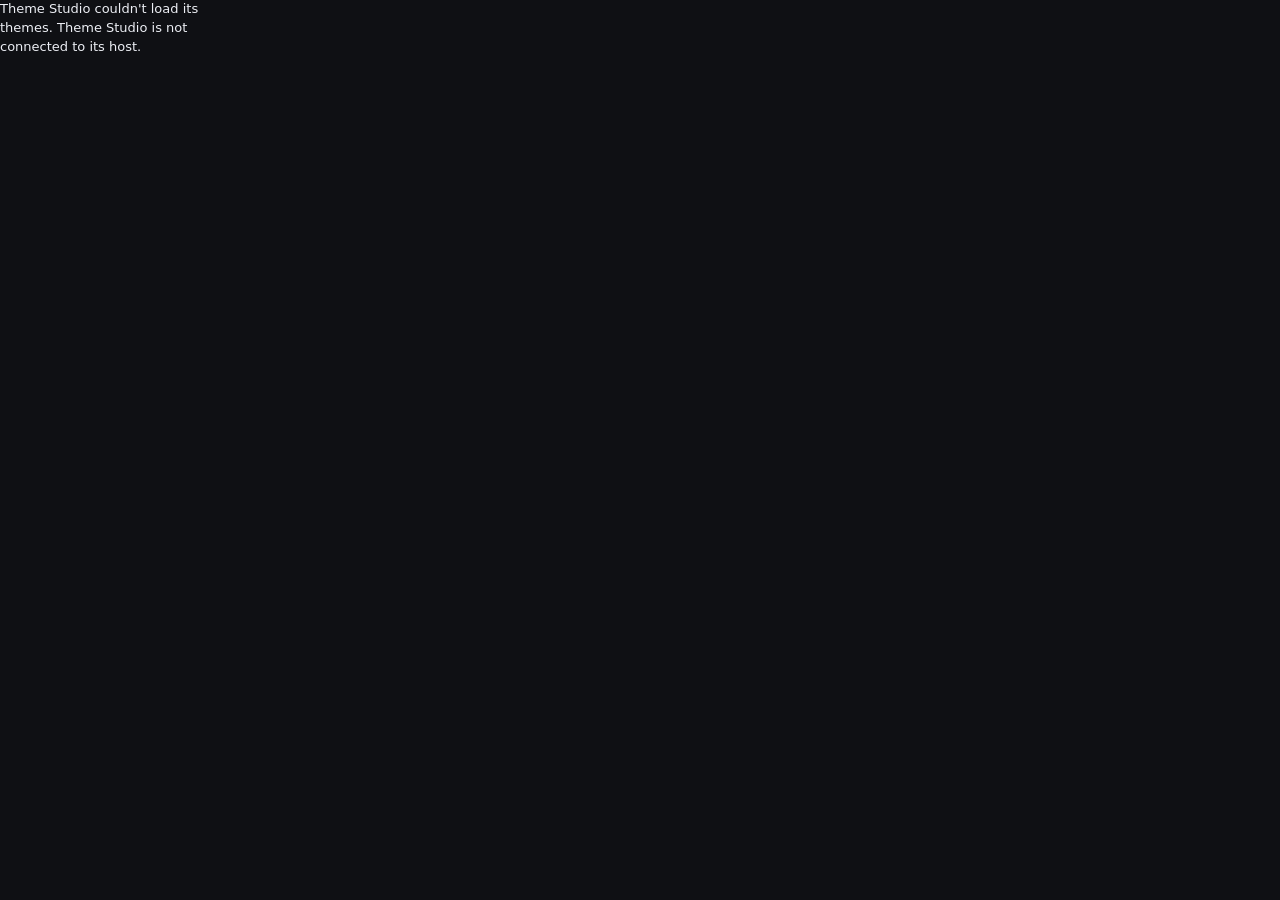
<file: studio/index.html>
<!doctype html>
<html lang="en">
<head>
  <meta charset="utf-8">
  <meta name="viewport" content="width=device-width, initial-scale=1">
  <meta http-equiv="Content-Security-Policy" content="default-src 'none'; script-src 'self'; style-src 'self' 'unsafe-inline'; img-src 'self' data:; frame-src 'self'; connect-src 'none'; object-src 'none'; base-uri 'none'; form-action 'none'">
  <title>Theme Studio</title>
  <link rel="stylesheet" href="studio.css">
  <script src="studio.js" defer></script>
</head>
<body>
  <div id="app"></div>
</body>
</html>
</file>
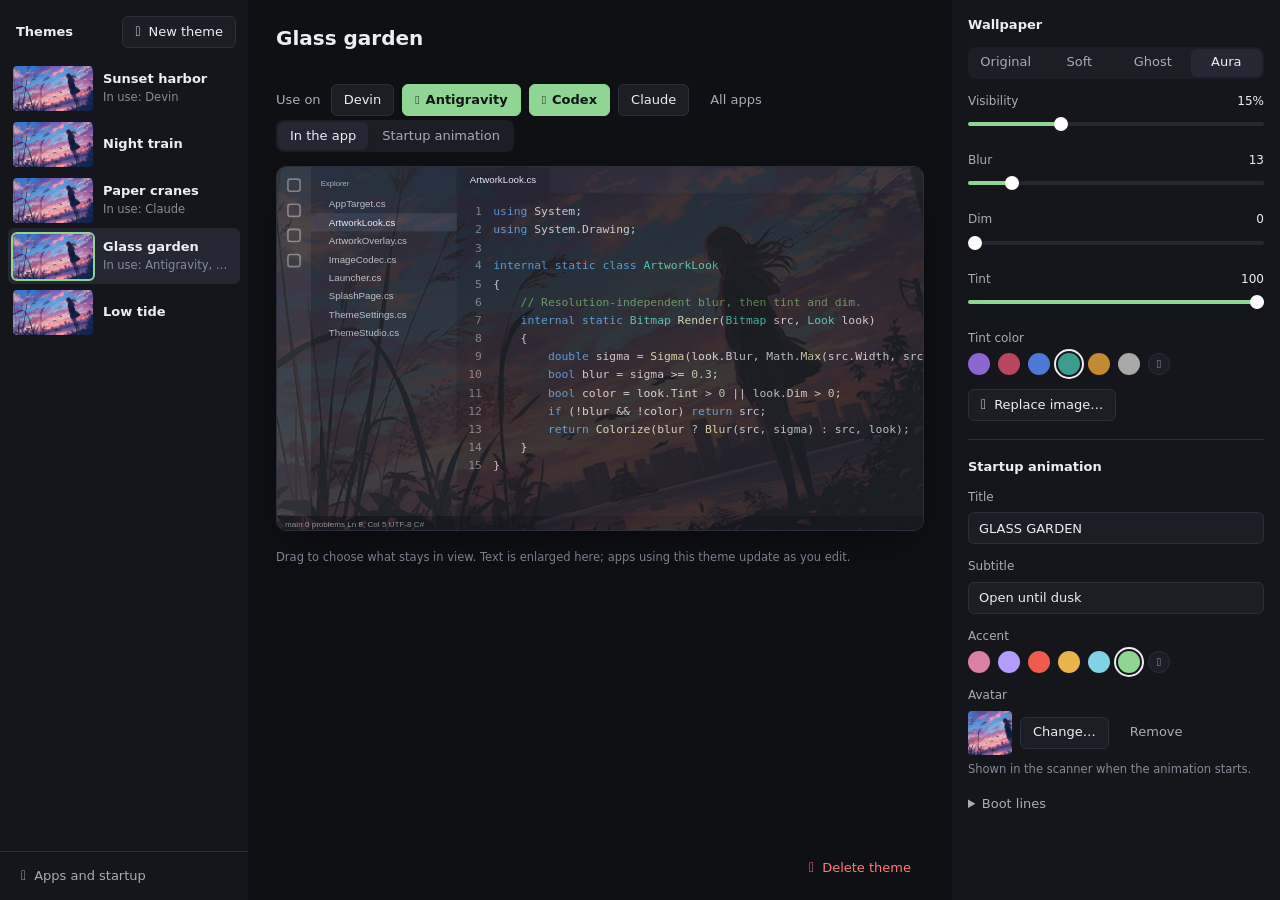
<file: studio/dev.html>
<!doctype html>
<html lang="en">
<head>
  <meta charset="utf-8">
  <meta name="viewport" content="width=device-width, initial-scale=1">
  <title>Theme Studio (harness)</title>
  <link rel="stylesheet" href="studio.css">
  <script src="dev-mock.js"></script>
  <script src="studio.js" defer></script>
</head>
<body>
  <div id="app"></div>
</body>
</html>
</file>
<file: studio/studio.css>
:root {
  --bg: #0f1014;
  --panel: #15161c;
  --field: #1c1e26;
  --raise: #252833;
  --line: #2c2f3b;
  --ink: #eceef4;
  --ink-2: #a8acb9;
  --ink-3: #868b9b;
  --accent: #d980a7;
  --on-accent: #121318;
  --danger: #ff7a7a;
  --ease: cubic-bezier(0.23, 1, 0.32, 1);
  color-scheme: dark;
}
* { box-sizing: border-box; }
[hidden] { display: none !important; }
html, body {
  margin: 0;
  height: 100%;
  overflow: hidden;
  background: var(--bg);
  color: var(--ink);
  font: 13px/1.45 "Segoe UI Variable Text", "Segoe UI", system-ui, sans-serif;
}
::selection { background: color-mix(in srgb, var(--accent) 35%, transparent); }
input, textarea, button, select { font: inherit; color: inherit; caret-color: var(--accent); }
button { cursor: pointer; }
* { scrollbar-width: thin; scrollbar-color: var(--raise) transparent; }
::-webkit-scrollbar { width: 8px; height: 8px; }
::-webkit-scrollbar-thumb { background: var(--raise); border-radius: 4px; }
::-webkit-scrollbar-track { background: transparent; }
:focus-visible { outline: 2px solid var(--accent); outline-offset: 2px; }
.icon {
  font-family: "Segoe Fluent Icons", "Segoe MDL2 Assets";
  font-style: normal;
  font-weight: 400;
  line-height: 1;
}

#app {
  display: grid;
  grid-template-columns: 248px minmax(0, 1fr) 328px;
  height: 100vh;
}
#app.apps-view { grid-template-columns: 248px minmax(0, 1fr); }
#app.empty-view { grid-template-columns: 248px minmax(0, 1fr); }

/* rail */
.rail {
  display: flex;
  flex-direction: column;
  min-height: 0;
  background: var(--panel);
}
.rail-head {
  display: flex;
  align-items: center;
  justify-content: space-between;
  padding: 16px 12px 10px 16px;
}
.rail-head h2 { margin: 0; font-size: 13px; font-weight: 600; }
.rail-list {
  flex: 1;
  min-height: 0;
  overflow-y: auto;
  padding: 2px 8px 8px;
}
.row {
  display: grid;
  grid-template-columns: 80px minmax(0, 1fr);
  align-items: center;
  gap: 10px;
  width: 100%;
  height: 56px;
  padding: 5px 8px 5px 5px;
  border: 0;
  border-radius: 6px;
  background: transparent;
  text-align: left;
  transition: background-color 120ms var(--ease);
}
.row.sel { background: var(--raise); }
.thumb {
  position: relative;
  width: 80px;
  height: 45px;
  border-radius: 4px;
  background: var(--field);
  overflow: hidden;
}
.thumb img { display: block; width: 100%; height: 100%; object-fit: cover; }
.row.sel .thumb { outline: 2px solid var(--accent); outline-offset: 0; }
.thumb.broken img { display: none; }
.thumb.broken::after {
  content: "\E8B9";
  position: absolute;
  inset: 0;
  display: grid;
  place-items: center;
  font: 18px "Segoe Fluent Icons", "Segoe MDL2 Assets";
  color: var(--ink-3);
}
.row-text { min-width: 0; }
.row-name { font-weight: 600; white-space: nowrap; overflow: hidden; text-overflow: ellipsis; }
.row-use { font-size: 11.5px; color: var(--ink-3); white-space: nowrap; overflow: hidden; text-overflow: ellipsis; }
.rail-foot { padding: 8px; border-top: 1px solid var(--line); }
.rail-foot .btn { width: 100%; justify-content: flex-start; }
.rail-foot .btn[aria-current="true"] { background: var(--raise); color: var(--ink); }

/* buttons and controls */
.btn {
  display: inline-flex;
  align-items: center;
  justify-content: center;
  gap: 8px;
  height: 32px;
  padding: 0 12px;
  border: 1px solid transparent;
  border-radius: 6px;
  background: transparent;
  color: var(--ink);
  white-space: nowrap;
  transition: background-color 120ms var(--ease), border-color 120ms var(--ease), color 120ms var(--ease);
}
.btn:active { transform: scale(.98); }
.btn:disabled { opacity: .4; pointer-events: none; }
.btn.primary { background: var(--accent); color: var(--on-accent); font-weight: 600; }
.btn.secondary { background: var(--field); border-color: var(--line); }
.btn.quiet { color: var(--ink-2); }
.btn.danger { color: var(--danger); }
.btn .icon { font-size: 14px; }
@media (hover: hover) and (pointer: fine) {
  .btn.primary:hover { background: color-mix(in srgb, var(--accent) 88%, white); }
  .btn.secondary:hover { background: var(--raise); }
  .btn.quiet:hover, .btn.danger:hover { background: var(--field); }
  .row:not(.sel):hover { background: var(--field); }
  .chip:not(.on):hover { background: var(--raise); }
  .seg button:not([aria-pressed="true"]):hover { color: var(--ink); }
  .swatch:hover { transform: none; }
}
.input, .select {
  height: 32px;
  width: 100%;
  padding: 0 10px;
  border: 1px solid var(--line);
  border-radius: 6px;
  background: var(--field);
  transition: border-color 120ms var(--ease), background-color 120ms var(--ease);
}
.input::placeholder { color: var(--ink-3); }
.input:focus, .select:focus { border-color: var(--accent); outline: none; }
.input:focus-visible { outline: none; }
textarea.input { height: auto; padding: 8px 10px; resize: none; line-height: 1.5; font-family: Consolas, "Cascadia Mono", monospace; font-size: 12px; }
.seg {
  display: inline-flex;
  gap: 2px;
  padding: 2px;
  border-radius: 8px;
  background: var(--field);
}
.seg button {
  height: 28px;
  padding: 0 12px;
  border: 0;
  border-radius: 6px;
  background: transparent;
  color: var(--ink-2);
  transition: background-color 120ms var(--ease), color 120ms var(--ease);
}
.seg button[aria-pressed="true"] { background: var(--raise); color: var(--ink); }
.seg.fill { display: flex; }
.seg.fill button { flex: 1; padding: 0 4px; }
.switch {
  position: relative;
  width: 36px;
  height: 20px;
  padding: 0;
  border: 0;
  border-radius: 10px;
  background: var(--raise);
  transition: background-color 120ms var(--ease);
  flex: none;
}
.switch::after {
  content: "";
  position: absolute;
  top: 3px;
  left: 3px;
  width: 14px;
  height: 14px;
  border-radius: 50%;
  background: #fff;
  transition: transform 160ms var(--ease);
}
.switch[aria-checked="true"] { background: var(--accent); }
.switch[aria-checked="true"]::after { transform: translateX(16px); }
.swatches { display: flex; flex-wrap: wrap; gap: 8px; align-items: center; }
.swatch {
  width: 22px;
  height: 22px;
  padding: 0;
  border: 0;
  border-radius: 50%;
  flex: none;
}
.swatch[aria-pressed="true"] { outline: 2px solid var(--ink); outline-offset: 2px; }
.swatch.custom {
  position: relative;
  display: grid;
  place-items: center;
  background: var(--field);
  border: 1px solid var(--line);
  color: var(--ink-2);
}
.swatch.custom .icon { font-size: 12px; }
.swatch.custom input { position: absolute; inset: 0; width: 100%; height: 100%; padding: 0; border: 0; opacity: 0; cursor: pointer; }
.swatch.custom:focus-within { outline: 2px solid var(--accent); outline-offset: 2px; }
.chip {
  display: inline-flex;
  align-items: center;
  gap: 6px;
  height: 32px;
  padding: 0 12px;
  border: 1px solid var(--line);
  border-radius: 6px;
  background: var(--field);
  transition: background-color 120ms var(--ease), border-color 120ms var(--ease), color 120ms var(--ease);
}
.chip.on { background: var(--accent); border-color: var(--accent); color: var(--on-accent); font-weight: 600; }
.chip .icon { font-size: 12px; }

/* range */
.slider { width: 100%; height: 20px; margin: 0; background: transparent; appearance: none; }
.slider::-webkit-slider-runnable-track {
  height: 4px;
  border-radius: 2px;
  background: linear-gradient(to right, var(--accent) var(--fill, 0%), var(--raise) var(--fill, 0%));
}
.slider::-webkit-slider-thumb {
  appearance: none;
  width: 14px;
  height: 14px;
  margin-top: -5px;
  border: 0;
  border-radius: 50%;
  background: #fff;
}

/* canvas */
.canvas {
  display: flex;
  flex-direction: column;
  min-width: 0;
  min-height: 0;
  padding: 20px 28px 16px;
  background: var(--bg);
}
.cv-head { display: flex; flex-wrap: wrap; align-items: flex-start; justify-content: space-between; gap: 8px 16px; }
.name-wrap { min-width: 180px; flex: 1 1 180px; }
.name-field {
  width: 100%;
  max-width: 440px;
  height: 36px;
  padding: 0 8px;
  margin-left: -9px;
  border: 1px solid transparent;
  border-radius: 6px;
  background: transparent;
  font: 600 20px/1.2 "Segoe UI Variable Display", "Segoe UI", system-ui, sans-serif;
  transition: background-color 120ms var(--ease), border-color 120ms var(--ease);
}
.name-field:focus { background: var(--field); border-color: var(--accent); outline: none; }
@media (hover: hover) and (pointer: fine) {
  .name-field:hover:not(:focus) { background: var(--field); border-color: var(--line); }
}
.name-error { min-height: 18px; margin-top: 2px; font-size: 11.5px; color: var(--danger); }
.use-on { display: flex; flex-wrap: wrap; align-items: center; gap: 8px; }
.use-on .label { color: var(--ink-2); margin-right: 2px; }
.cv-tools { display: flex; align-items: center; margin: 4px 0 14px; }
.stage-wrap { flex: 1; min-height: 0; display: flex; flex-direction: column; align-items: center; justify-content: flex-start; }
.stage-bar { display: flex; align-items: center; gap: 8px; min-height: 32px; margin-top: 10px; }
.stage {
  position: relative;
  overflow: hidden;
  border-radius: 10px;
  border: 1px solid var(--line);
  box-shadow: 0 18px 50px -20px #000a;
  background: #101116;
}
.stage.draggable { cursor: grab; }
.stage.dragging { cursor: grabbing; }
.stage .layer { position: absolute; left: 0; top: 0; transform-origin: 0 0; }
.stage .art {
  position: absolute;
  inset: 0;
  width: 100%;
  height: 100%;
  object-fit: cover;
  pointer-events: none;
  user-select: none;
}
.splash-frame { position: absolute; left: 0; top: 0; width: 1000px; height: 666px; border: 0; transform-origin: 0 0; background: #08060d; }
.splash-frame.still { pointer-events: none; }
.splash-placeholder {
  position: absolute;
  left: 0;
  top: 0;
  width: 1000px;
  height: 666px;
  transform-origin: 0 0;
  display: grid;
  place-items: center;
  background: #08060d;
  color: var(--ink-3);
  font-size: 20px;
}
.cv-help { margin: 0; color: var(--ink-3); font-size: 11.5px; }
.cv-foot { display: flex; align-items: center; justify-content: space-between; gap: 12px; margin-top: 8px; min-height: 32px; }
.status { color: var(--ink-2); font-size: 12px; }
.status.error { color: var(--danger); }
.confirm { display: flex; align-items: center; gap: 10px; color: var(--ink-2); }

/* inspector */
.inspector {
  min-height: 0;
  overflow-y: auto;
  padding: 16px 16px 20px;
  background: var(--panel);
}
.group + .group { margin-top: 18px; padding-top: 18px; border-top: 1px solid var(--line); }
.group h3 { margin: 0 0 12px; font-size: 13px; font-weight: 600; }
.field { margin-bottom: 14px; }
.field > .label { display: block; margin-bottom: 6px; font-size: 12px; color: var(--ink-2); }
.srow { margin-bottom: 12px; }
.srow .head { display: flex; justify-content: space-between; font-size: 12px; margin-bottom: 4px; }
.srow .head .label { color: var(--ink-2); }
.srow .head .value { font-variant-numeric: tabular-nums; color: var(--ink); }
.hint { margin: 6px 0 0; font-size: 11.5px; color: var(--ink-3); }
.avatar-row { display: flex; align-items: center; gap: 8px; }
.avatar-slot { width: 44px; height: 44px; border-radius: 4px; background: var(--field); overflow: hidden; flex: none; }
.avatar-slot img { display: block; width: 100%; height: 100%; object-fit: cover; }
details summary { cursor: pointer; padding: 4px 0; color: var(--ink-2); }
details[open] summary { margin-bottom: 6px; }
#app:focus, #app:focus-visible { outline: none; }

/* apps and empty views */
.apps { min-width: 0; min-height: 0; overflow-y: auto; padding: 28px 40px; background: var(--bg); }
.apps h1, .empty h1 { margin: 0 0 6px; font: 600 20px/1.2 "Segoe UI Variable Display", "Segoe UI", system-ui, sans-serif; }
.apps .lead { margin: 0 0 20px; color: var(--ink-2); }
.app-block { padding: 18px 0; border-top: 1px solid var(--line); max-width: 860px; }
.app-line1 { display: flex; align-items: center; gap: 14px; margin-bottom: 14px; }
.app-name { font-size: 15px; font-weight: 600; }
.app-state { color: var(--ink-3); font-size: 12px; }
.app-controls { display: grid; grid-template-columns: minmax(160px, 1.2fr) auto auto auto; gap: 24px; align-items: start; }
.app-controls .ctl { display: grid; grid-template-rows: 12px 32px; row-gap: 6px; }
.app-controls .ctl .label { font-size: 12px; line-height: 12px; color: var(--ink-2); }
.app-controls .ctl .ctl-row { display: flex; align-items: center; height: 32px; }
.empty { display: grid; place-content: center; justify-items: center; gap: 10px; text-align: center; padding: 40px; background: var(--bg); }
.empty p { max-width: 420px; margin: 0 0 8px; color: var(--ink-2); }

/* mock editor */
.mock {
  position: absolute;
  left: 0;
  top: 0;
  width: 1600px;
  transform-origin: 0 0;
  background: #1e1e1e;
  color: #d4d4d4;
  font: 28px/1.6 Consolas, "Cascadia Mono", monospace;
  overflow: hidden;
}
.mock .activity { position: absolute; left: 0; top: 0; bottom: 38px; width: 84px; background: #333333; }
.mock .activity i { display: block; width: 34px; height: 34px; margin: 28px auto 0; border: 4px solid #858585; border-radius: 8px; }
.mock .side { position: absolute; left: 84px; top: 0; bottom: 38px; width: 360px; background: #252526; padding: 22px 0; font: 24px/1.9 "Segoe UI", sans-serif; }
.mock .side .t { padding: 0 24px; color: #bbbbbb; font-size: 19px; margin-bottom: 10px; }
.mock .side div.f { padding: 0 24px 0 44px; color: #cccccc; }
.mock .side div.f.on { background: #37373d; color: #fff; }
.mock .tabs { position: absolute; left: 444px; top: 0; right: 0; height: 64px; background: #252526; }
.mock .tab { display: inline-block; height: 64px; padding: 0 32px; background: #1e1e1e; color: #fff; font: 24px/64px "Segoe UI", sans-serif; }
.mock .code { position: absolute; left: 444px; top: 64px; right: 0; bottom: 38px; padding: 24px 0; white-space: pre; overflow: hidden; }
.mock .code .ln { display: inline-block; width: 90px; padding-right: 28px; text-align: right; color: #858585; }
.mock .status-bar { position: absolute; left: 0; right: 0; bottom: 0; height: 38px; background: #181818; color: #9d9d9d; font: 20px/38px "Segoe UI", sans-serif; padding: 0 20px; }
.k { color: #569cd6; } .t { color: #4ec9b0; } .c { color: #6a9955; } .n { color: #b5cea8; } .s { color: #ce9178; } .m { color: #dcdcaa; }

@media (prefers-reduced-motion: reduce) {
  .btn, .row, .chip, .seg button, .switch, .switch::after, .input, .select, .name-field { transition: none; }
}
</file>
